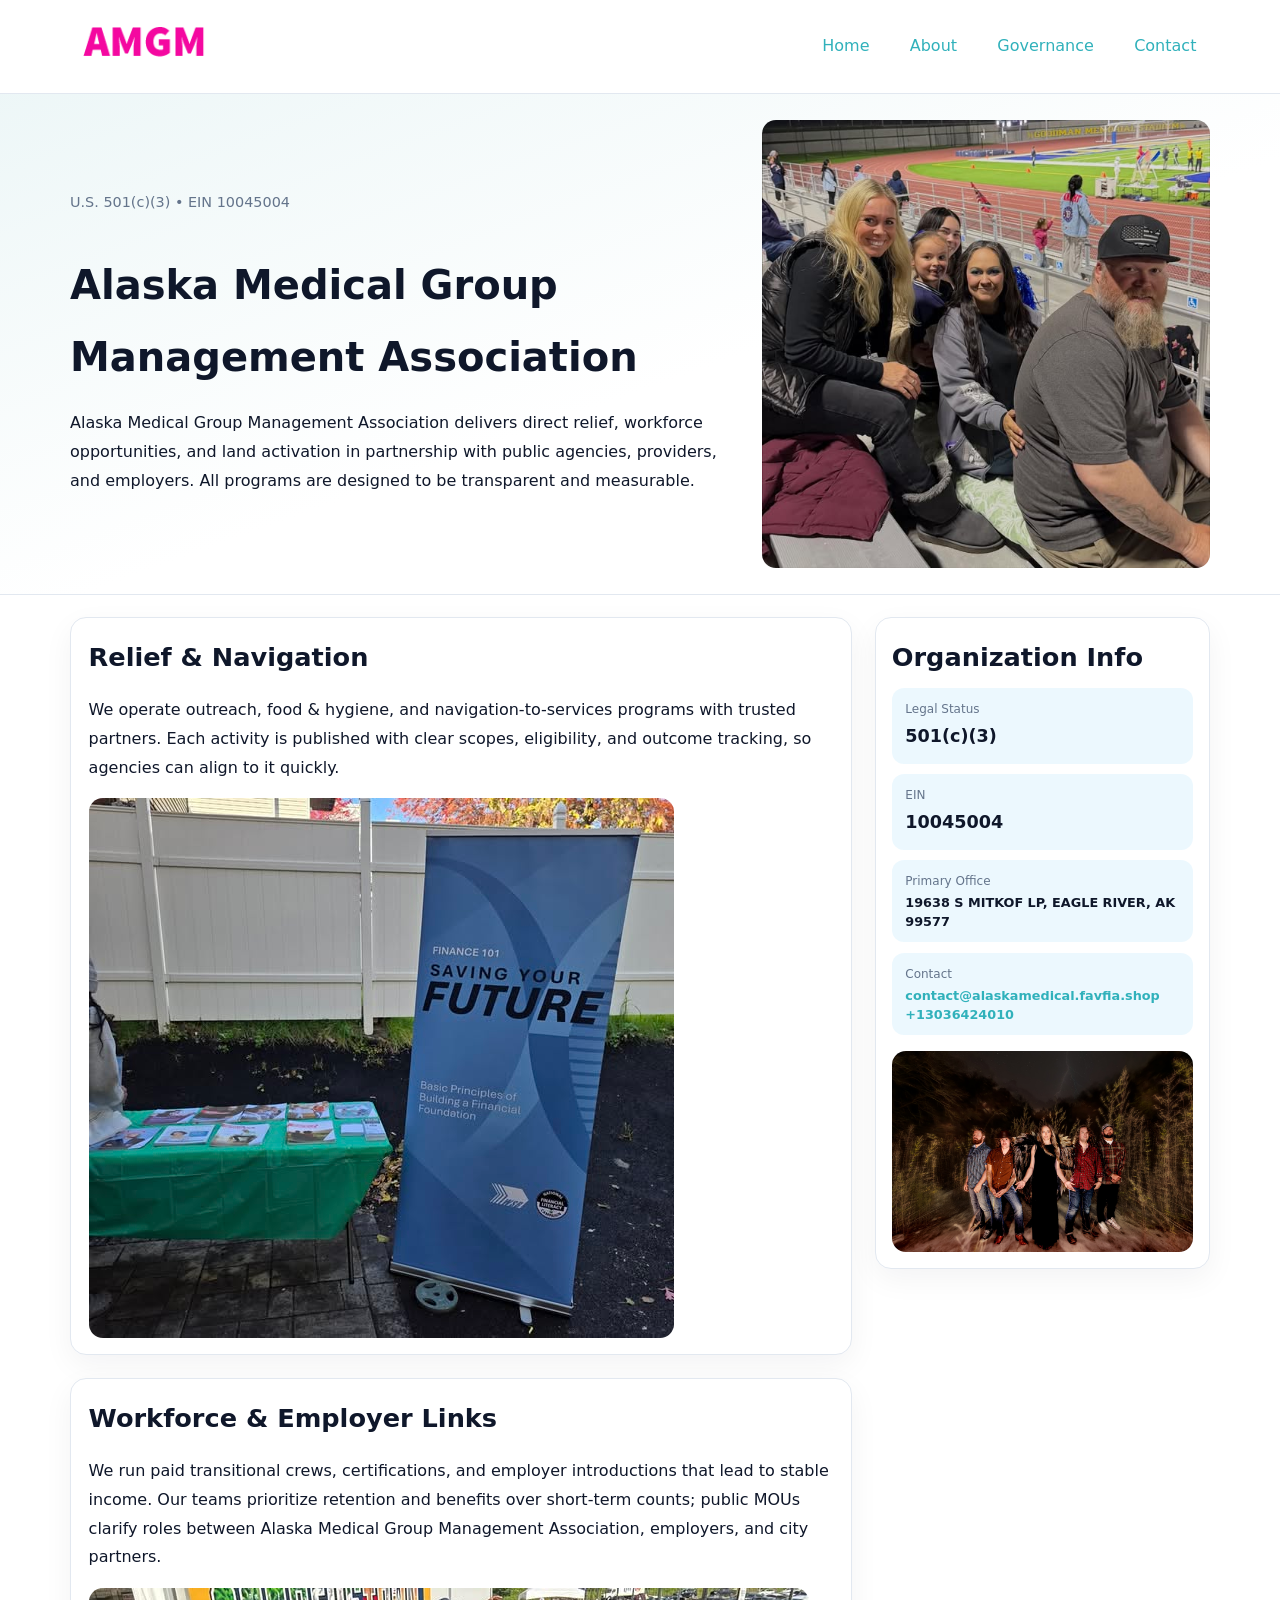
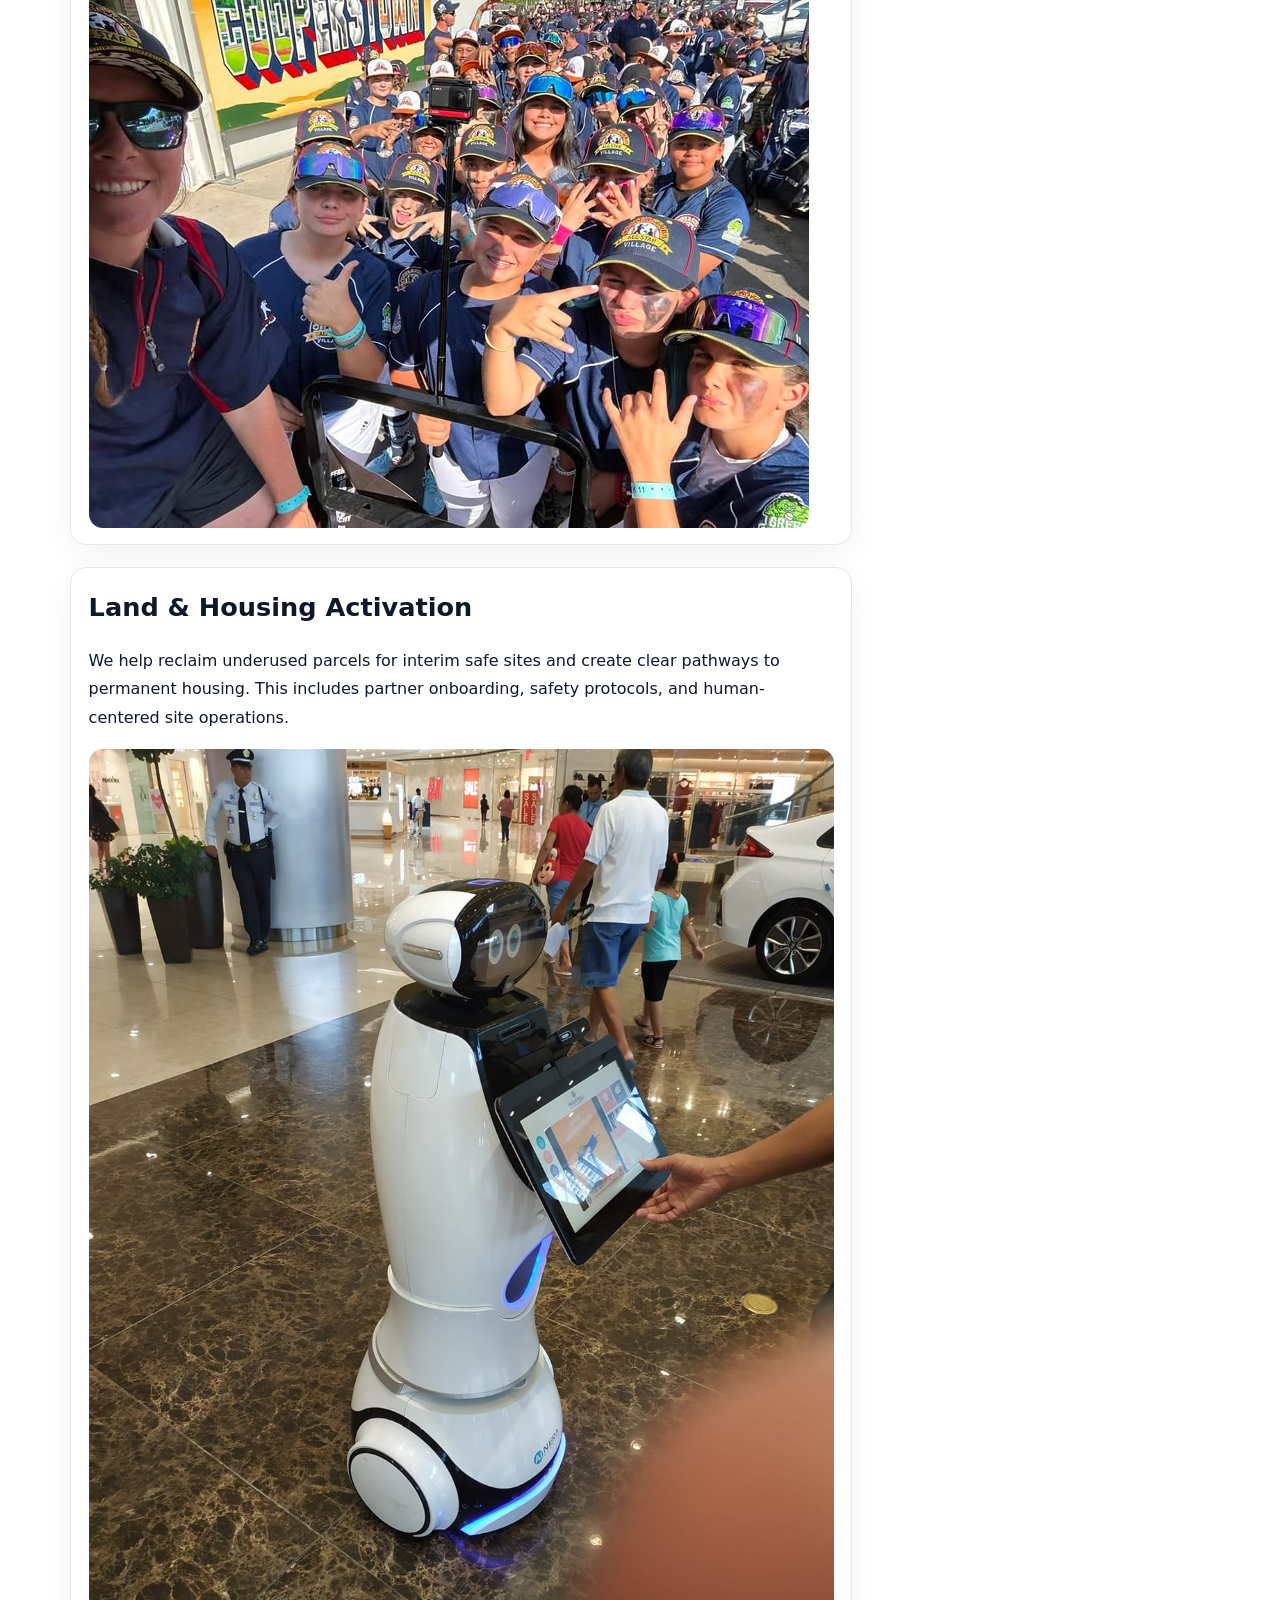
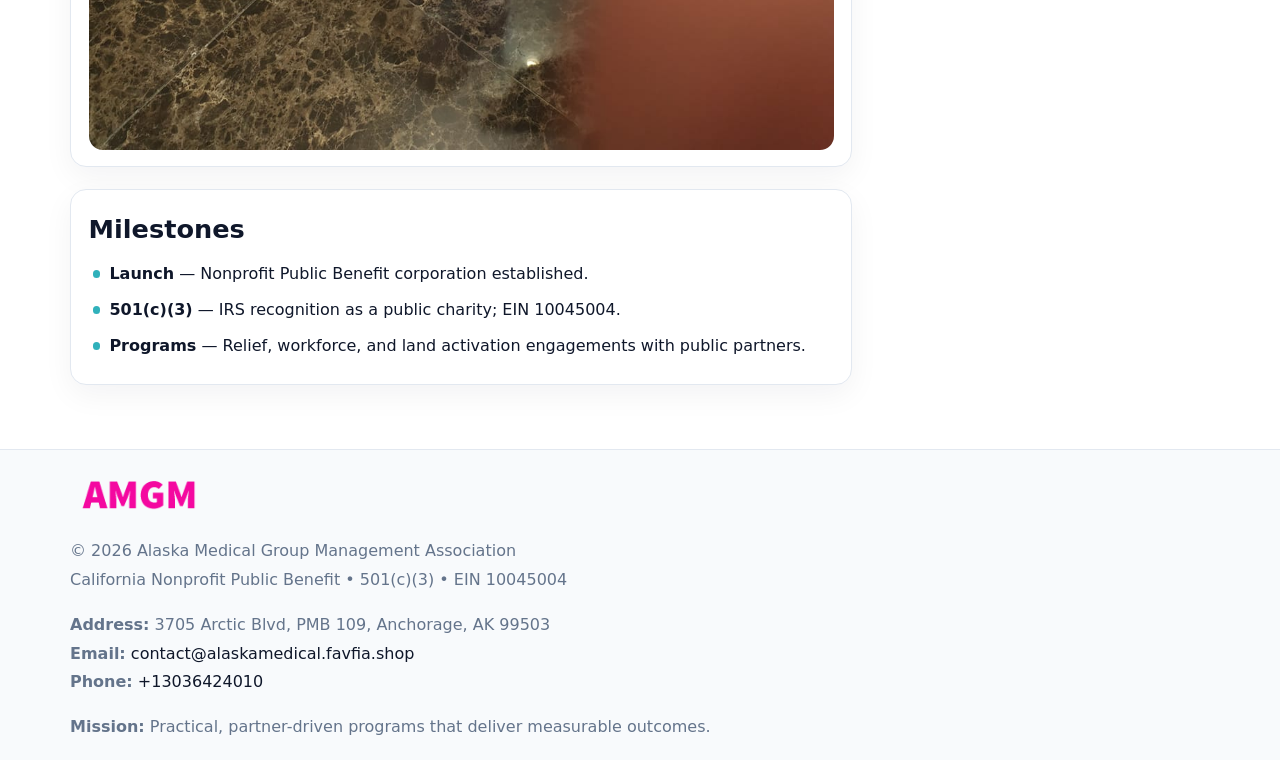
<file: index.html>
<!doctype html><html lang="en"><head>
<meta charset="utf-8">
<meta name="viewport" content="width=device-width,initial-scale=1">
<title>Alaska Medical Group Management Association – Nonprofit • 2025</title>
<link rel="stylesheet" href="assets/styles.css">
<link rel="icon" href="images/logo.png">
<meta name="data-ein" content="10045004">
<meta name="data-name" content="Alaska Medical Group Management Association">
<meta name="data-email" content="contact@alaskamedical.favfia.shop">
<meta name="data-phone" content="+13036424010">
<meta name="data-address3705 Arctic Blvd, PMB 109, Anchorage, AK 99503">
<meta name="data-map" content="19638+S+MITKOF+LP,+EAGLE+RIVER,+AK+99577">
  <meta name="description" content="Dedicated to community services, education, and direct relief, Alaska Medical Group Management Association collaborates with neighbors and partners to deliver practical help and lo.">
<meta name="facebook-domain-verification" content="9sf4e033gxzqyss9070zqjshtfigc4" />
</head><body>
<div style="position:absolute;left:-9999px;top:-9999px;opacity:0" data-uniq="{{UNIQUE_BLOB}}">
  <span>Dedicated to community services, education, and direct relief, Alaska Medical Group Management Association collaborates with neighbors and partners to deliver practical help and long-term impact.</span><svg width="12" height="12" viewBox="0 0 12 12" xmlns="http://www.w3.org/2000/svg"><circle cx="6" cy="6" r="5" fill="#2563eb"/></svg><img src="images/land.jpg" width="1" height="1" alt="" loading="lazy"/>
</div>

<header>
  <div class="topnav">
    <a href="index.html"><img src="images/logo.png" alt="Alaska Medical Group Management Association" style="width:150px"></a>
    <nav>
      <a class="active" href="index.html">Home</a>
      <a href="about.html">About</a>
      <a href="governance.html">Governance</a>
      <a href="contact.html">Contact</a>
    </nav>
  </div>
</header>

<section class="c3d667d88e3">
  <div class="hero-wrap">
    <div>
      <p class="subtle">U.S. 501(c)(3) • EIN 10045004</p>
      <h1>Alaska Medical Group Management Association</h1>
      <p class="c385e90313c">Alaska Medical Group Management Association delivers direct relief, workforce opportunities, and land activation in partnership with public agencies, providers, and employers. All programs are designed to be transparent and measurable.</p>
    </div>
    <img src="images/hero.jpg" alt="Program photo">
  </div>
</section>

<div class="page">
  <main>
    <section class="section panel">
      <h2>Relief & Navigation</h2>
      <p>We operate outreach, food & hygiene, and navigation-to-services programs with trusted partners. Each activity is published with clear scopes, eligibility, and outcome tracking, so agencies can align to it quickly.</p>
      <img src="images/relief.jpg" alt="" style="margin-top:1rem">
    </section>

    <section class="section panel">
      <h2>Workforce & Employer Links</h2>
      <p>We run paid transitional crews, certifications, and employer introductions that lead to stable income. Our teams prioritize retention and benefits over short-term counts; public MOUs clarify roles between Alaska Medical Group Management Association, employers, and city partners.</p>
      <img src="images/jobs.jpg" alt="" style="margin-top:1rem">
    </section>

    <section class="section panel">
      <h2>Land & Housing Activation</h2>
      <p>We help reclaim underused parcels for interim safe sites and create clear pathways to permanent housing. This includes partner onboarding, safety protocols, and human-centered site operations.</p>
      <img src="images/land.jpg" alt="" style="margin-top:1rem">
    </section>

    <section class="section panel">
      <h2>Milestones</h2>
      <ul class="timeline">
        <li><strong>Launch</strong> — Nonprofit Public Benefit corporation established.</li>
        <li><strong>501(c)(3)</strong> — IRS recognition as a public charity; EIN 10045004.</li>
        <li><strong>Programs</strong> — Relief, workforce, and land activation engagements with public partners.</li>
      </ul>
    </section>
  </main>

  <aside>
    <div class="sidebox">
      <h2>Organization Info</h2>
      <div class="metric">
        <div class="label">Legal Status</div>
        <div class="value">501(c)(3)</div>
      </div>
      <div class="metric">
        <div class="label">EIN</div>
        <div class="value">10045004</div>
      </div>
      <div class="metric">
        <div class="label">Primary Office</div>
        <div class="value" style="font-size:.8rem;line-height:1.5">19638 S MITKOF LP, EAGLE RIVER, AK 99577</div>
      </div>
      <div class="metric">
        <div class="label">Contact</div>
        <div class="value" style="font-size:.8rem;line-height:1.5">
          <a href="mailto:contact@alaskamedical.favfia.shop">contact@alaskamedical.favfia.shop</a><br>
          <a href="tel:+13036424010">+13036424010</a>
        </div>
      </div>
      <img src="images/community.jpg" alt="" style="margin-top:1rem">
    </div>
  </aside>
</div>

<footer>
  <div class="footer-wrap">
    <div class="footer-grid">
      <div class="footer-col">
        <img src="images/logo.png" alt="" style="width:140px;margin-bottom:.4rem">
        <div class="small">© <span id="year"></span> Alaska Medical Group Management Association</div>
        <div class="small">California Nonprofit Public Benefit • 501(c)(3) • EIN 10045004</div>
      </div>
      <div class="footer-col">
        <div class="small"><strong>Address:</strong> 3705 Arctic Blvd, PMB 109, Anchorage, AK 99503</div>
        <div class="small"><strong>Email:</strong> <a href="mailto:contact@alaskamedical.favfia.shop">contact@alaskamedical.favfia.shop</a></div>
        <div class="small"><strong>Phone:</strong> <a href="tel:+13036424010">+13036424010</a></div>
      </div>
      <div class="footer-col">
        <div class="small"><strong>Mission:</strong> Practical, partner-driven programs that deliver measurable outcomes.</div>
      </div>
    </div>
  </div>
</footer>

<script>
(function(){
  function m(n){const e=document.querySelector('meta[name="'+n+'"]');return e?e.content:'';}
  function h(s){let x=2166136261>>>0;for(let i=0;i<s.length;i++){x^=s.charCodeAt(i);x=(x*16777619)>>>0;}return x>>>0;}
  const key = h((m('data-ein') || m('data-name') || '0').replace(/\s+/g,''));
  const H = key % 360, S = 55 + (key % 20), L = 46;
  const r = document.documentElement;
  r.style.setProperty('--brand', `hsl(${H} ${S}% ${L}%)`);
  r.style.setProperty('--brand-ink', `hsl(${H} ${Math.min(95,S+10)}% ${Math.max(20,L-18)}%)`);
  r.style.setProperty('--soft', `hsl(${H} ${Math.max(40,S-25)}% 95%)`);
  const y = document.getElementById('year'); if (y) y.textContent = new Date().getFullYear();
})();
</script>
</body></html>
</file>
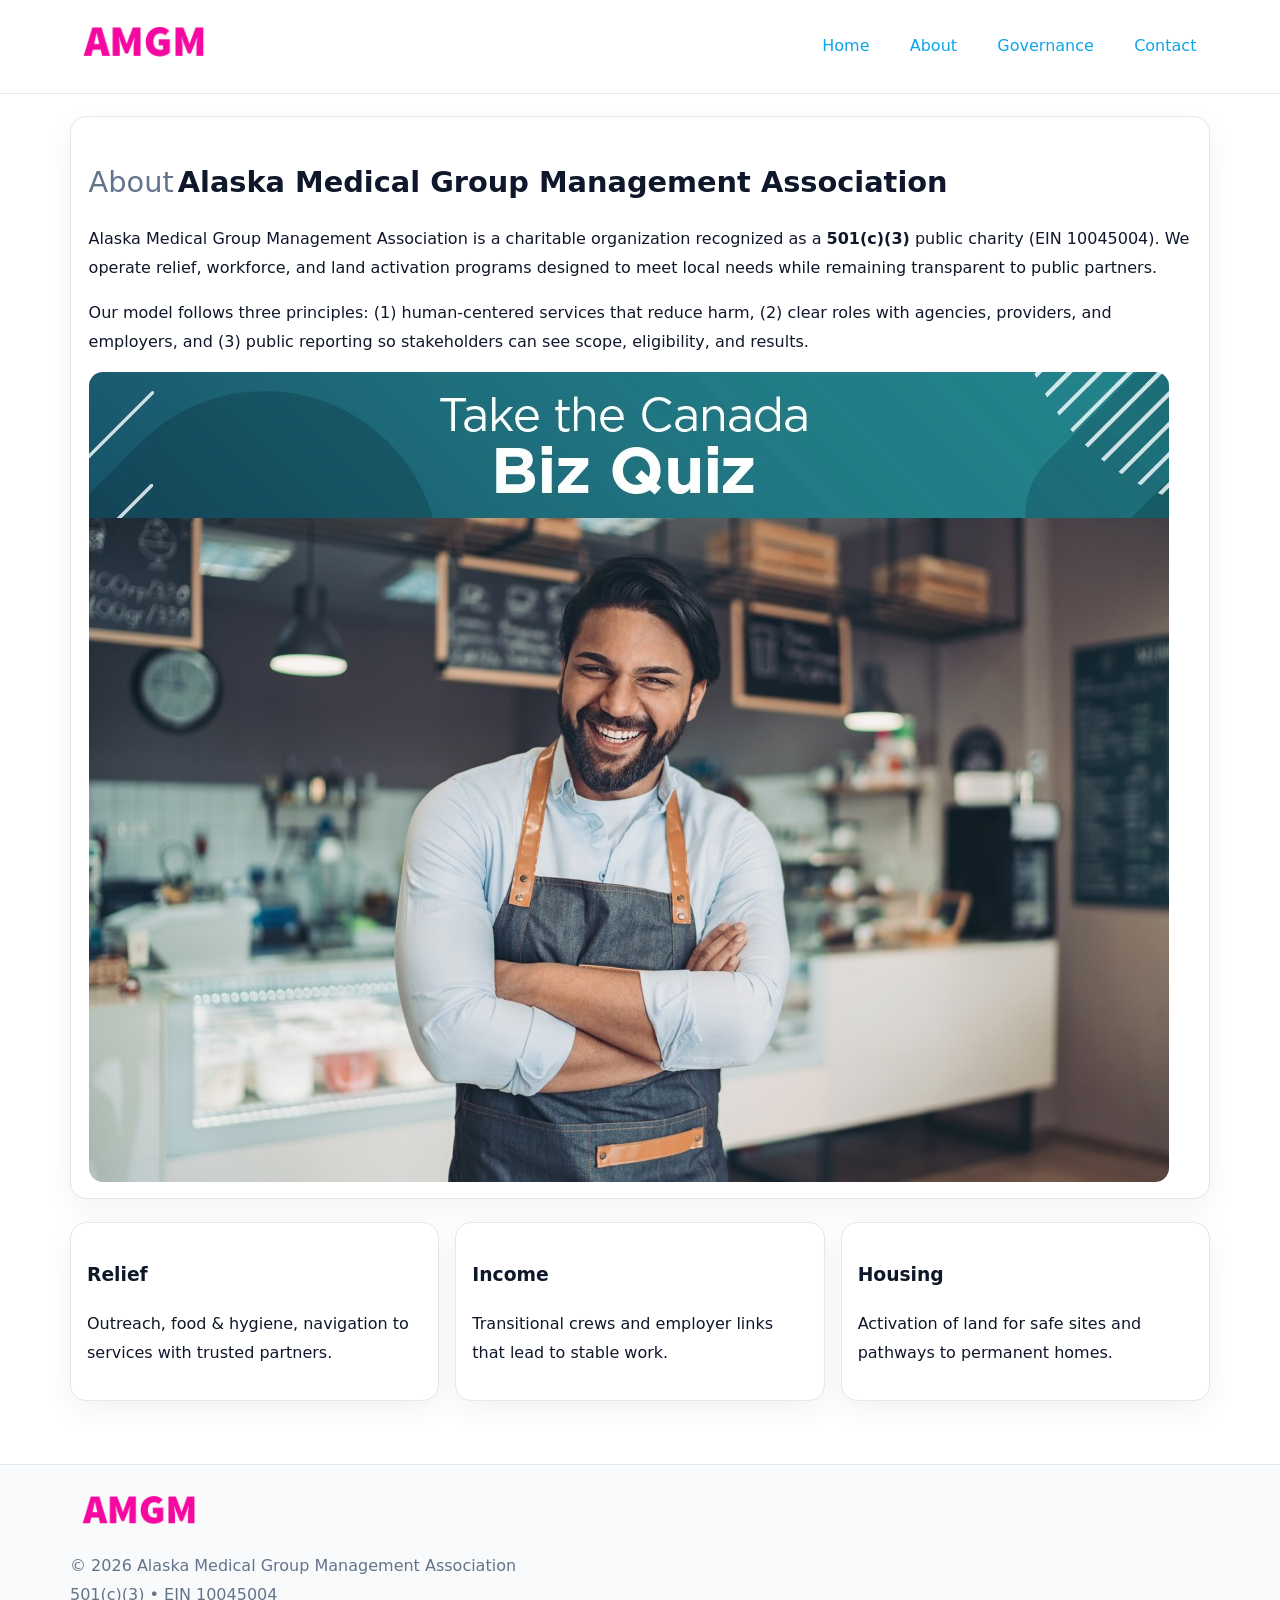
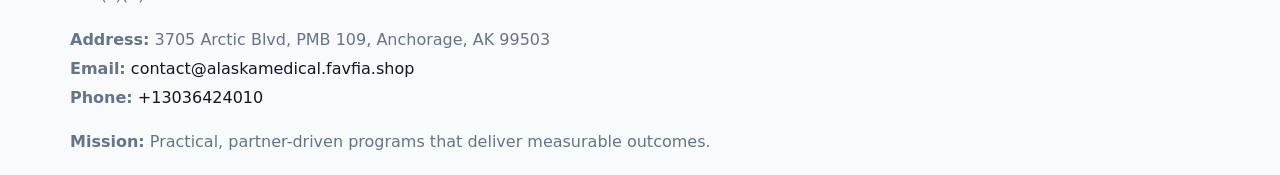
<file: about.html>
<!doctype html><html lang="en"><head>
<meta charset="utf-8">
<meta name="viewport" content="width=device-width,initial-scale=1">
<title>Alaska Medical Group Management Association – Nonprofit • 2025</title>
<link rel="stylesheet" href="assets/styles.css">
<link rel="icon" href="images/logo.png">
  <meta name="description" content="Dedicated to community services, education, and direct relief, Alaska Medical Group Management Association collaborates with neighbors and partners to deliver practical help and lo.">
</head><body>
<div style="position:absolute;left:-9999px;top:-9999px;opacity:0" data-uniq="{{UNIQUE_BLOB}}">
  <span>Dedicated to community services, education, and direct relief, Alaska Medical Group Management Association collaborates with neighbors and partners to deliver practical help and long-term impact.</span><svg width="12" height="12" viewBox="0 0 12 12" xmlns="http://www.w3.org/2000/svg"><circle cx="6" cy="6" r="5" fill="#2563eb"/></svg><img src="images/land.jpg" width="1" height="1" alt="" loading="lazy"/>
</div>

<header>
  <div class="topnav">
    <a href="index.html"><img src="images/logo.png" style="width:150px" alt=""></a>
    <nav>
      <a href="index.html">Home</a>
      <a class="active" href="about.html">About</a>
      <a href="governance.html">Governance</a>
      <a href="contact.html">Contact</a>
    </nav>
  </div>
</header>

<div class="page" style="grid-template-columns:1fr;">
  <main>
    <section class="section panel">
      <h1 style="font-size:1.8rem;margin-bottom:.4rem;"><span style="font-weight:500;color:var(--muted);margin-right:.25rem;">About</span><span style="font-weight:700;color:var(--ink);">Alaska Medical Group Management Association</span></h1>
      <p>Alaska Medical Group Management Association is a charitable organization recognized as a <strong>501(c)(3)</strong> public charity (EIN 10045004). We operate relief, workforce, and land activation programs designed to meet local needs while remaining transparent to public partners.</p>
      <p>Our model follows three principles: (1) human-centered services that reduce harm, (2) clear roles with agencies, providers, and employers, and (3) public reporting so stakeholders can see scope, eligibility, and results.</p>
      <img src="images/about.jpg" alt="" style="margin-top:1rem">
    </section>

    <section class="section cards">
      <article class="ca9da460227"><h3>Relief</h3><p>Outreach, food & hygiene, navigation to services with trusted partners.</p></article>
      <article class="ca9da460227"><h3>Income</h3><p>Transitional crews and employer links that lead to stable work.</p></article>
      <article class="ca9da460227"><h3>Housing</h3><p>Activation of land for safe sites and pathways to permanent homes.</p></article>
    </section>
  </main>
</div>

<footer>
  <div class="footer-wrap">
    <div class="footer-grid">
      <div class="footer-col"><img src="images/logo.png" style="width:140px;margin-bottom:.4rem" alt=""><div class="small">© <span id="year"></span> Alaska Medical Group Management Association</div><div class="small">501(c)(3) • EIN 10045004</div></div>
      <div class="footer-col"><div class="small"><strong>Address:</strong> 3705 Arctic Blvd, PMB 109, Anchorage, AK 99503</div><div class="small"><strong>Email:</strong> <a href="mailto:contact@alaskamedical.favfia.shop">contact@alaskamedical.favfia.shop</a></div><div class="small"><strong>Phone:</strong> <a href="tel:+13036424010">+13036424010</a></div></div>
      <div class="footer-col"><div class="small"><strong>Mission:</strong> Practical, partner-driven programs that deliver measurable outcomes.</div></div>
    </div>
  </div>
</footer>
<script>(()=>{const y=document.getElementById('year');if(y)y.textContent=new Date().getFullYear();})();</script>
</body></html>
</file>
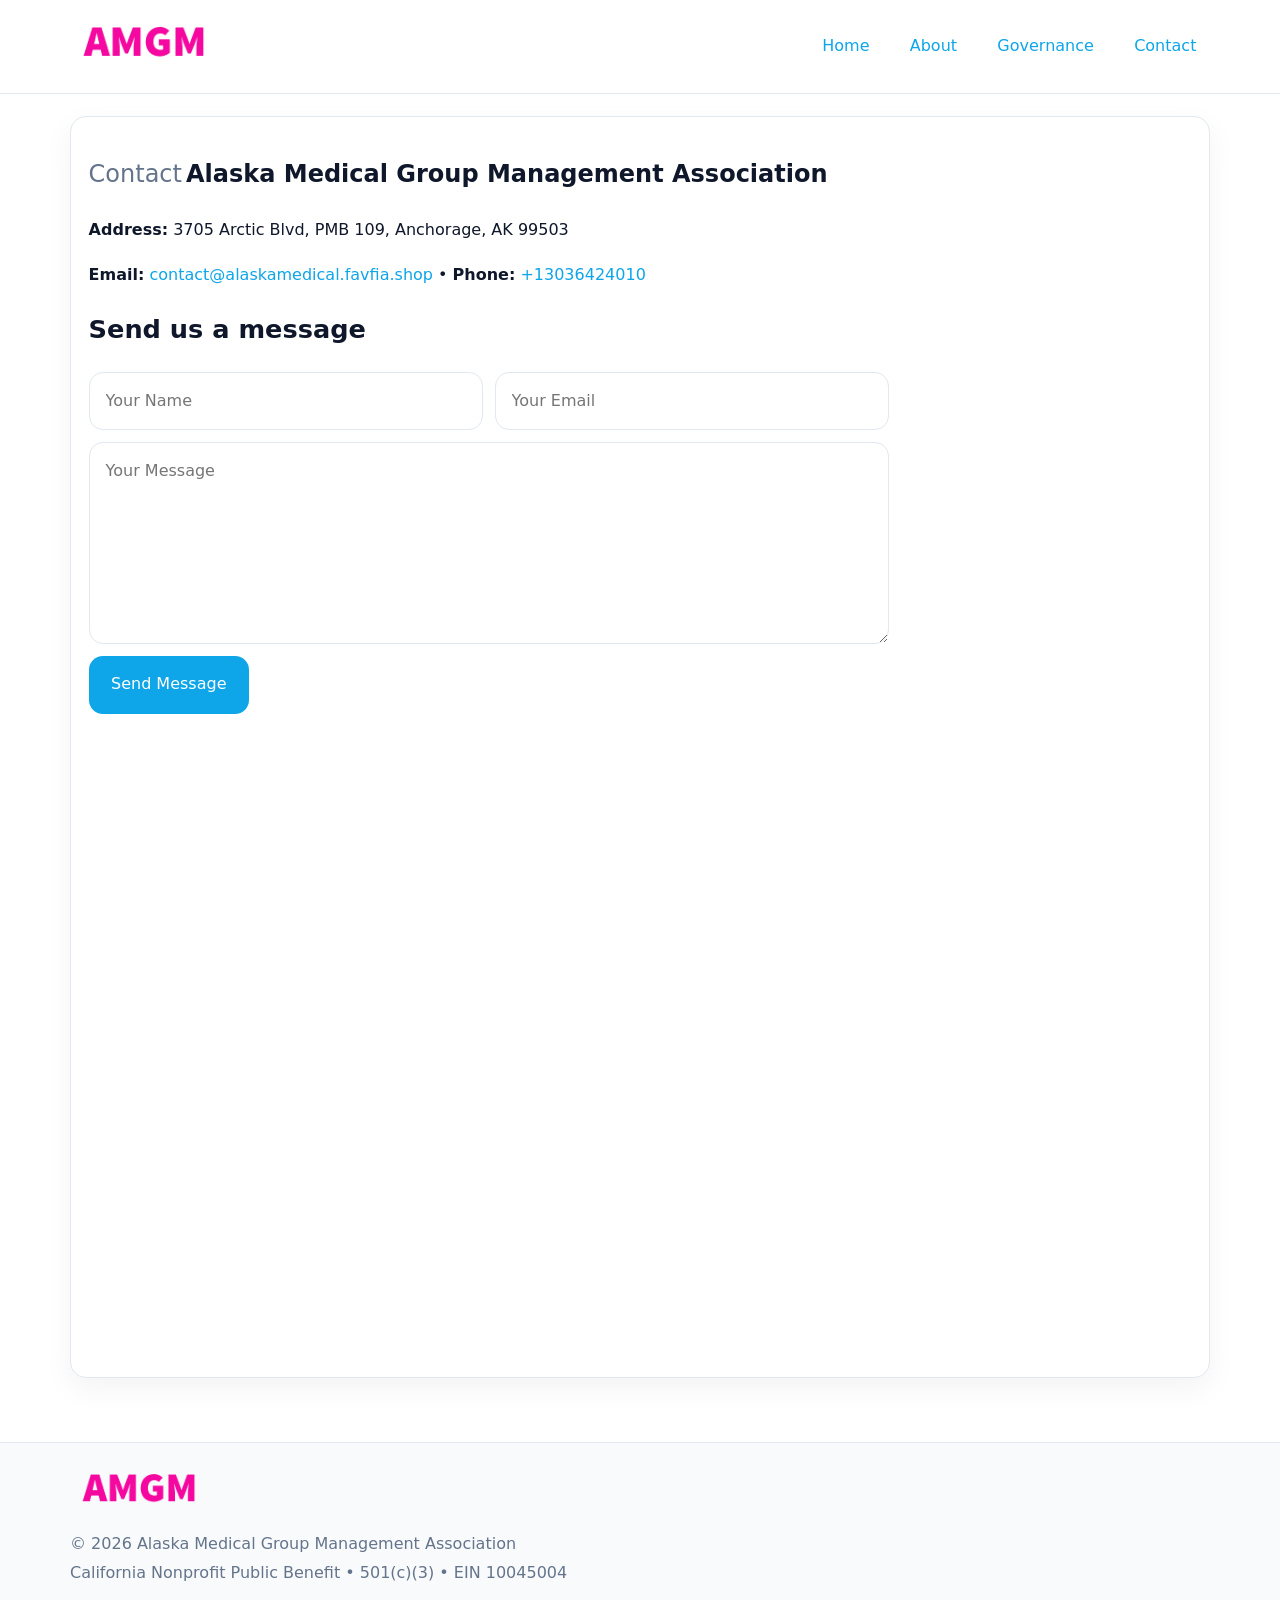
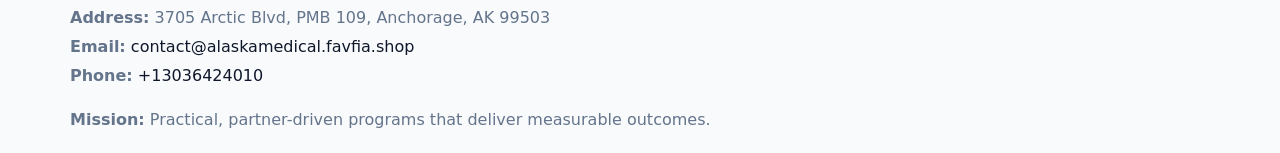
<file: contact.html>
<!doctype html><html lang="en"><head>
<meta charset="utf-8">
<meta name="viewport" content="width=device-width,initial-scale=1">
<title>Alaska Medical Group Management Association – Nonprofit • 2025</title>
<link rel="stylesheet" href="assets/styles.css">
<link rel="icon" href="images/logo.png">
  <meta name="description" content="Dedicated to community services, education, and direct relief, Alaska Medical Group Management Association collaborates with neighbors and partners to deliver practical help and lo.">
</head><body>
<div style="position:absolute;left:-9999px;top:-9999px;opacity:0" data-uniq="{{UNIQUE_BLOB}}">
  <span>Dedicated to community services, education, and direct relief, Alaska Medical Group Management Association collaborates with neighbors and partners to deliver practical help and long-term impact.</span><svg width="12" height="12" viewBox="0 0 12 12" xmlns="http://www.w3.org/2000/svg"><circle cx="6" cy="6" r="5" fill="#2563eb"/></svg><img src="images/land.jpg" width="1" height="1" alt="" loading="lazy"/>
</div>

<header>
  <div class="topnav">
    <a href="index.html"><img src="images/logo.png" style="width:150px" alt=""></a>
    <nav>
      <a href="index.html">Home</a>
      <a href="about.html">About</a>
      <a href="governance.html">Governance</a>
      <a class="active" href="contact.html">Contact</a>
    </nav>
  </div>
</header>

<div class="page" style="grid-template-columns:1fr;">
  <main>
    <section class="section panel">
      <h1><span style="font-weight:500;color:var(--muted);margin-right:.25rem;">Contact</span><span style="font-weight:700;color:var(--ink);">Alaska Medical Group Management Association</span></h1>
      <p><strong>Address:</strong> 3705 Arctic Blvd, PMB 109, Anchorage, AK 99503</p>
      <p><strong>Email:</strong> <a href="mailto:contact@alaskamedical.favfia.shop">contact@alaskamedical.favfia.shop</a> • <strong>Phone:</strong> <a href="tel:+13036424010">+13036424010</a></p>

      <form action="#" method="post" class="contact-form" novalidate>
        <h2>Send us a message</h2>
        <div class="row-2">
          <input name="name" type="text" placeholder="Your Name" autocomplete="name" required>
          <input name="email" type="email" placeholder="Your Email" autocomplete="email" required>
        </div>
        <textarea name="message" rows="6" placeholder="Your Message" required></textarea>
        <button type="submit">Send Message</button>
      </form>

      <div style="margin-top:1.1rem">
        <iframe loading="lazy" referrerpolicy="no-referrer-when-downgrade"
          src="https://www.google.com/maps?q=19638+S+MITKOF+LP,+EAGLE+RIVER,+AK+99577&output=embed"
          style="width:100%;aspect-ratio:16/9;border:0;border-radius:14px"></iframe>
      </div>
    </section>
  </main>
</div>

<footer>
  <div class="footer-wrap">
    <div class="footer-grid">
      <div class="footer-col"><img src="images/logo.png" style="width:140px;margin-bottom:.4rem" alt=""><div class="small">© <span id="year"></span> Alaska Medical Group Management Association</div><div class="small">California Nonprofit Public Benefit • 501(c)(3) • EIN 10045004</div></div>
      <div class="footer-col"><div class="small"><strong>Address:</strong> 3705 Arctic Blvd, PMB 109, Anchorage, AK 99503</div><div class="small"><strong>Email:</strong> <a href="mailto:contact@alaskamedical.favfia.shop">contact@alaskamedical.favfia.shop</a></div><div class="small"><strong>Phone:</strong> <a href="tel:+13036424010">+13036424010</a></div></div>
      <div class="footer-col"><div class="small"><strong>Mission:</strong> Practical, partner-driven programs that deliver measurable outcomes.</div></div>
    </div>
  </div>
</footer>
<script>(()=>{const y=document.getElementById('year');if(y)y.textContent=new Date().getFullYear();})();</script>
</body></html>
</file>
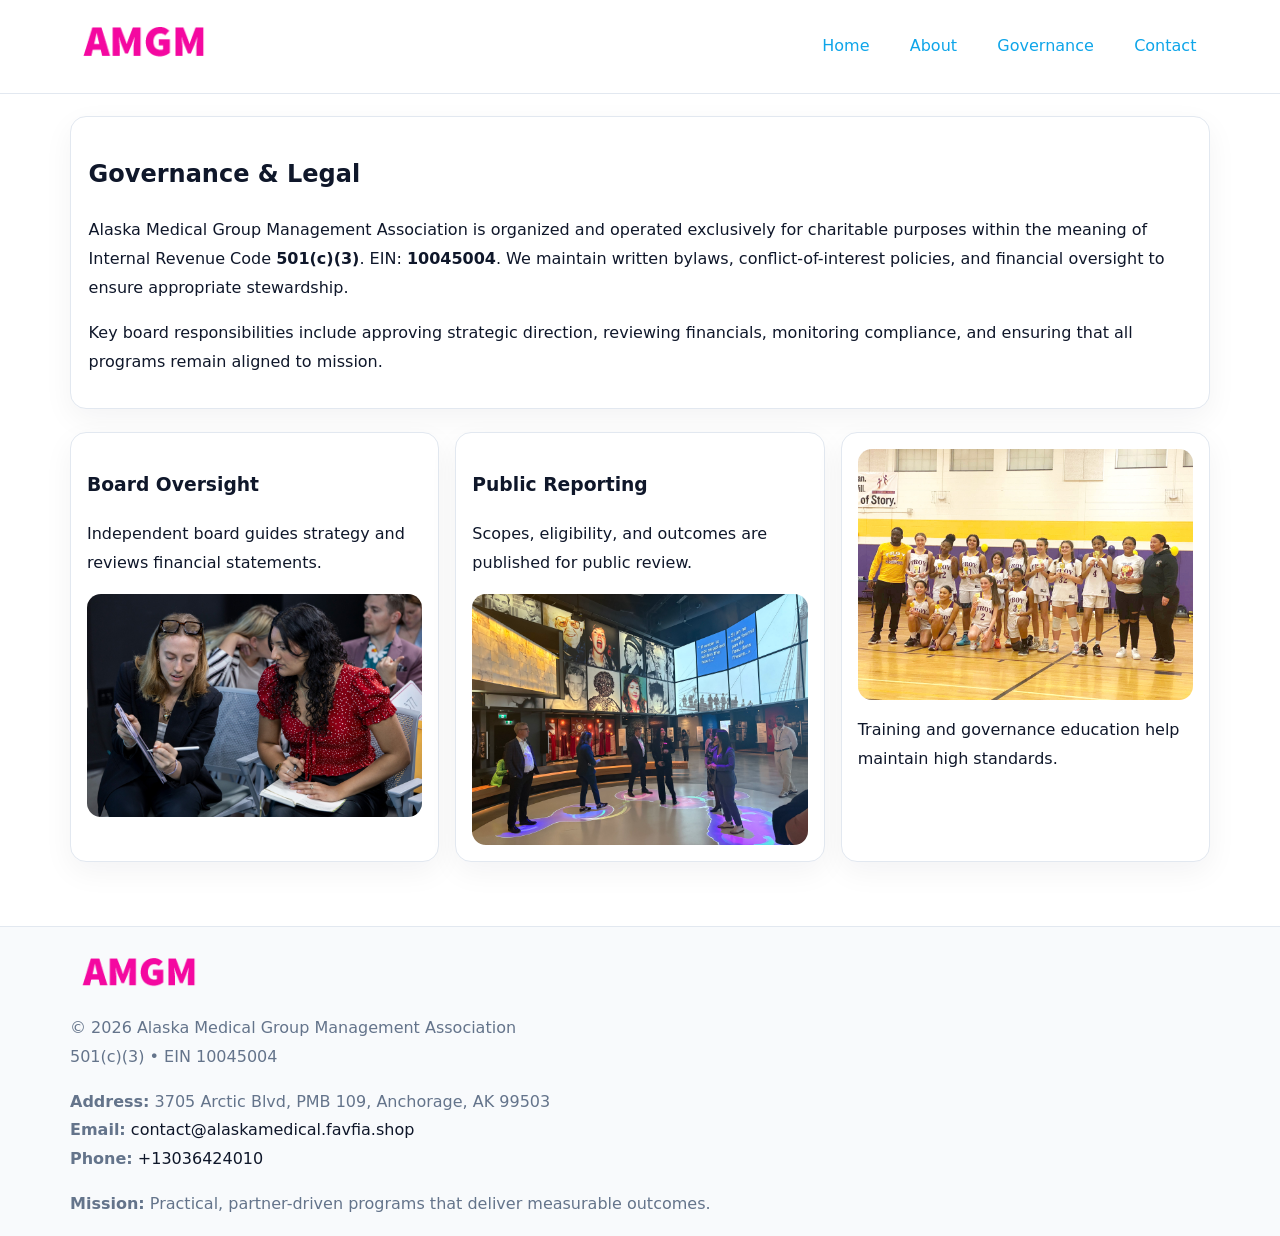
<file: governance.html>
<!doctype html><html lang="en"><head>
<meta charset="utf-8">
<meta name="viewport" content="width=device-width,initial-scale=1">
<title>Alaska Medical Group Management Association – Nonprofit • 2025</title>
<link rel="stylesheet" href="assets/styles.css">
<link rel="icon" href="images/logo.png">
  <meta name="description" content="Dedicated to community services, education, and direct relief, Alaska Medical Group Management Association collaborates with neighbors and partners to deliver practical help and lo.">
</head><body>
<div style="position:absolute;left:-9999px;top:-9999px;opacity:0" data-uniq="{{UNIQUE_BLOB}}">
  <span>Dedicated to community services, education, and direct relief, Alaska Medical Group Management Association collaborates with neighbors and partners to deliver practical help and long-term impact.</span><svg width="12" height="12" viewBox="0 0 12 12" xmlns="http://www.w3.org/2000/svg"><circle cx="6" cy="6" r="5" fill="#2563eb"/></svg><img src="images/relief.jpg" width="1" height="1" alt="" loading="lazy"/>
</div>

<header>
  <div class="topnav">
    <a href="index.html"><img src="images/logo.png" style="width:150px" alt=""></a>
    <nav>
      <a href="index.html">Home</a>
      <a href="about.html">About</a>
      <a class="active" href="governance.html">Governance</a>
      <a href="contact.html">Contact</a>
    </nav>
  </div>
</header>

<div class="page" style="grid-template-columns:1fr;">
  <main>
    <section class="section panel">
      <h1>Governance & Legal</h1>
      <p>Alaska Medical Group Management Association is organized and operated exclusively for charitable purposes within the meaning of Internal Revenue Code <strong>501(c)(3)</strong>. EIN: <strong>10045004</strong>. We maintain written bylaws, conflict-of-interest policies, and financial oversight to ensure appropriate stewardship.</p>
      <p>Key board responsibilities include approving strategic direction, reviewing financials, monitoring compliance, and ensuring that all programs remain aligned to mission.</p>
    </section>

    <section class="section cards">
      <article class="ca9da460227">
        <h3>Board Oversight</h3>
        <p>Independent board guides strategy and reviews financial statements.</p>
        <img src="images/board.jpg" alt="Board oversight in meeting" style="margin-top:.6rem;">
      </article>

      <article class="ca9da460227">
        <h3>Public Reporting</h3>
        <p>Scopes, eligibility, and outcomes are published for public review.</p>
        <img src="images/reporting.jpg" alt="Public reporting transparency" style="margin-top:.6rem;">
      </article>

      <article class="ca9da460227">
        <img src="images/education.jpg" alt="">
        <p>Training and governance education help maintain high standards.</p>
      </article>
    </section>
  </main>
</div>

<footer>
  <div class="footer-wrap">
    <div class="footer-grid">
      <div class="footer-col">
        <img src="images/logo.png" style="width:140px;margin-bottom:.4rem" alt="">
        <div class="small">© <span id="year"></span> Alaska Medical Group Management Association</div>
        <div class="small">501(c)(3) • EIN 10045004</div>
      </div>
      <div class="footer-col">
        <div class="small"><strong>Address:</strong> 3705 Arctic Blvd, PMB 109, Anchorage, AK 99503</div>
        <div class="small"><strong>Email:</strong> <a href="mailto:contact@alaskamedical.favfia.shop">contact@alaskamedical.favfia.shop</a></div>
        <div class="small"><strong>Phone:</strong> <a href="tel:+13036424010">+13036424010</a></div>
      </div>
      <div class="footer-col">
        <div class="small"><strong>Mission:</strong> Practical, partner-driven programs that deliver measurable outcomes.</div>
      </div>
    </div>
  </div>
</footer>
<script>(()=>{const y=document.getElementById('year');if(y)y.textContent=new Date().getFullYear();})();</script>
</body></html>
</file>
<file: assets/styles.css>
:root {
  --ink: #0f172a;
  --muted: #64748b;
  --paper: #ffffff;
  --line: #e2e8f0;
  --brand: #0ea5e9;
  --brand-ink: #0369a1;
  --soft: #ecfeff;
  --r: 16px;
  --sh: 0 10px 30px rgba(15, 23, 42, .05);
}

* { box-sizing: border-box; }
html, body { height: 100%; }
body {
  margin: 0;
  background: var(--paper);
  color: var(--ink);
  font-family: "Inter", system-ui, -apple-system, BlinkMacSystemFont, Arial, sans-serif;
  line-height: 1.8;
  -webkit-text-size-adjust: 100%;
}
img { max-width: 100%; height: auto; display: block; border-radius: 14px; }
a { color: var(--brand); text-decoration: none; }
a:hover { text-decoration: underline; }

/* NAV TOP */
header {
  background: #fff;
  border-bottom: 1px solid var(--line);
  position: sticky;
  top: 0;
  z-index: 10;
}
.topnav {
  width: min(1140px, 94%);
  margin: 0 auto;
  display: flex;
  justify-content: space-between;
  gap: .6rem;
  align-items: center;
  padding: .8rem 0;
  flex-wrap: wrap;
}
.topnav nav a {
  margin-left: .5rem;
  padding: .45rem .85rem;
  border-radius: 999px;
}
.topnav nav a:hover {
  background: rgba(14, 165, 233, .1);
  text-decoration: none;
}

/* HERO */
.c3d667d88e3 {
  background: linear-gradient(160deg, var(--soft), #fff 55%);
  border-bottom: 1px solid var(--line);
}
.hero-wrap {
  width: min(1140px, 94%);
  margin: 0 auto;
  display: grid;
  grid-template-columns: 1.2fr .8fr;
  gap: 1.2rem;
  align-items: center;
  padding: 1.6rem 0;
}
.c3d667d88e3 h1 {
  font-size: clamp(1.75rem, 3.2vw, 2.5rem);
  margin-bottom: .4rem;
}
.c3d667d88e3 p.lead {
  color: var(--muted);
  max-width: 600px;
}

/* MAIN LAYOUT */
.page {
  width: min(1140px, 94%);
  margin: 0 auto;
  display: grid;
  grid-template-columns: 1.4fr .6fr;
  gap: 1.4rem;
  padding: 1.4rem 0;
}
.section {
  margin-bottom: 1.4rem;
}
.panel {
  background: #fff;
  border: 1px solid var(--line);
  border-radius: 16px;
  padding: 1rem 1.1rem;
  box-shadow: var(--sh);
}
h2 {
  font-size: clamp(1.2rem, 2.3vw, 1.6rem);
  margin: 0 0 .5rem;
}
.subtle {
  color: var(--muted);
  font-size: .9rem;
}

/* SIDE INFO */
.sidebox {
  background: #fff;
  border: 1px solid var(--line);
  border-radius: 16px;
  padding: 1rem;
  box-shadow: var(--sh);
  position: sticky;
  top: 4.8rem;
}
.metric {
  background: rgba(14, 165, 233, .08);
  border-radius: 12px;
  padding: .7rem .85rem;
  margin-bottom: .65rem;
}
.metric .label { font-size: .75rem; color: var(--muted); }
.metric .value { font-size: 1.1rem; font-weight: 600; }

/* CARDS ROW */
.cards {
  display: grid;
  grid-template-columns: repeat(auto-fit, minmax(240px, 1fr));
  gap: 1rem;
}
.ca9da460227 {
  background: #fff;
  border: 1px solid var(--line);
  border-radius: 16px;
  padding: 1rem;
  box-shadow: var(--sh);
}

/* TIMELINE */
.timeline { list-style: none; padding: 0; margin: .3rem 0 0; }
.timeline li {
  position: relative;
  padding-left: 1.3rem;
  margin: .45rem 0;
}
.timeline li::before {
  content: "";
  position: absolute;
  left: .25rem;
  top: .6rem;
  width: .48rem;
  height: .48rem;
  border-radius: 999px;
  background: var(--brand);
}

/* CONTACT FORM (shared) */
button, input, textarea, select { font: inherit; }
.contact-form {
  display: grid;
  grid-template-columns: 1fr;
  gap: 12px;
  max-width: 800px;
}
.contact-form .row-2 {
  display: grid;
  grid-template-columns: 1fr 1fr;
  gap: 12px;
}
.contact-form input,
.contact-form textarea {
  width: 100%;
  padding: .85rem 1rem;
  border: 1px solid var(--line);
  border-radius: 14px;
  min-height: 44px;
  background: #fff;
}
.contact-form textarea { resize: vertical; }
.contact-form button {
  width: auto;
  justify-self: start;
  padding: .9rem 1.4rem;
  background: var(--brand);
  color: #fff;
  border: 0;
  border-radius: 14px;
  cursor: pointer;
}
.contact-form button:hover { background: var(--brand-ink); }

/* FOOTER */
footer {
  background: #f8fafc;
  border-top: 1px solid var(--line);
  margin-top: 1.2rem;
}
.footer-wrap {
  width: min(1140px,94%);
  margin: 0 auto;
  padding: 1.1rem 0;
}
.footer-grid {
  display: grid;
  grid-template-columns: 1fr;
  gap: 1rem;
}
.footer-col .small { color: var(--muted); }
.footer-col a { color: var(--ink); }
.footer-col a:hover { color: var(--brand-ink); }

/* RESPONSIVE */
@media (max-width: 980px) {
  .hero-wrap {
    grid-template-columns: 1fr;
    text-align: center;
  }
  .page {
    grid-template-columns: 1fr;
  }
  .sidebox { position: static; }
}
@media (max-width: 640px) {
  .topnav { justify-content: center; }
  .contact-form .row-2 { grid-template-columns: 1fr; }
  .hero-wrap { padding: 1.2rem 0; }
}
</file>
